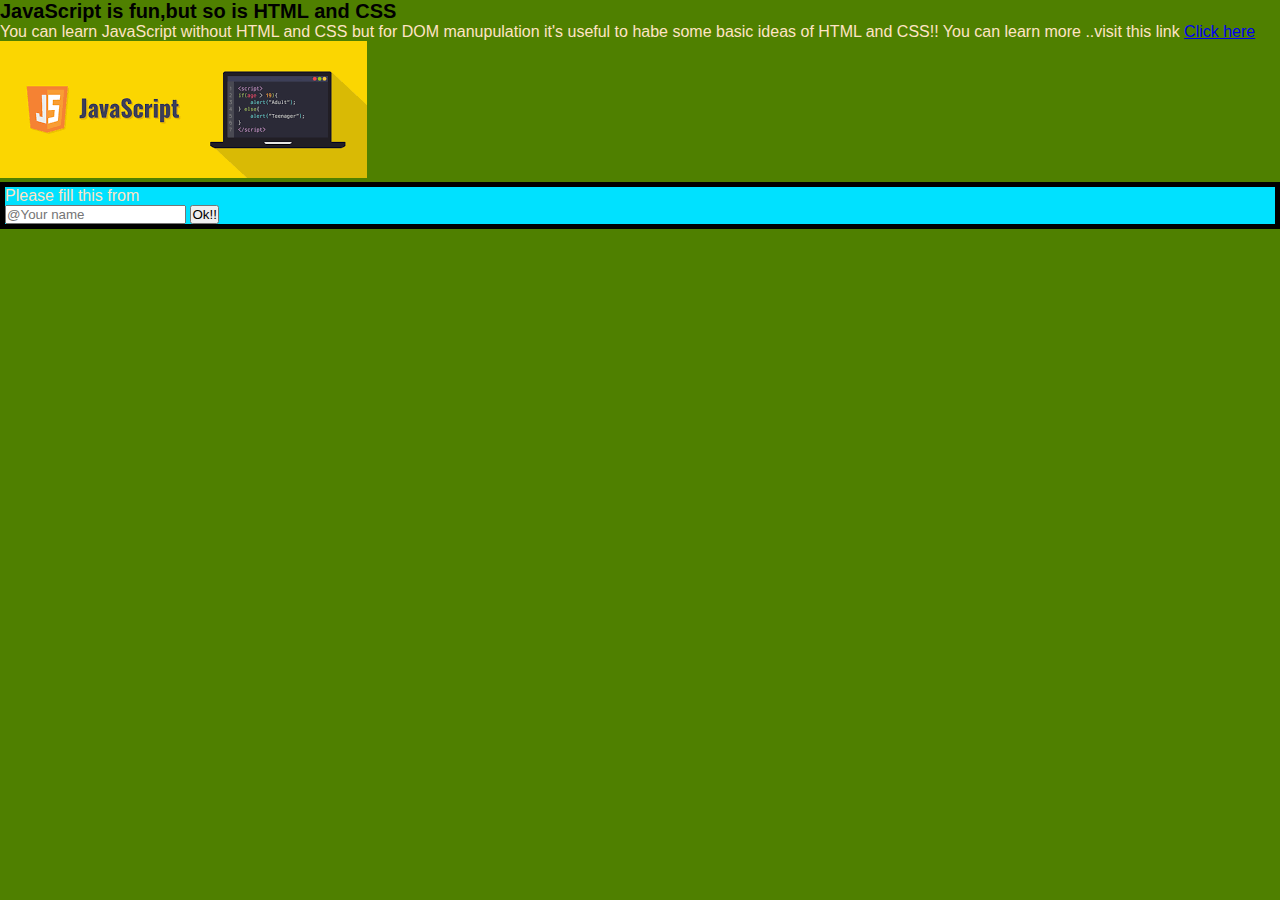
<file: Section-6 HTML,CSS Crash Course/index.html>
<!DOCTYPE html>
<html>
   <head>
    <link href="style.css" rel="stylesheet"/>
    <title>easy.app</title>
   </head>
  <body>
    <h1>JavaScript is fun,but so is HTML and CSS</h1>
    <p>
      You can learn JavaScript without HTML and CSS but for DOM manupulation
      it's useful to habe some basic ideas of HTML and CSS!! You can learn more
      ..visit this link
      <a
        href="https://www.udemy.com/course/the-complete-javascript-course/learn/lecture/22648389#overview"
        >Click here</a
      >
      <img
        src="[data-uri]"
      />
          <form id="your-name"> 
            <p>Please fill this from</p>
            <input type="text" placeholder="@Your name"/>
            <button>Ok!!</button>
          </form>         
    </p>
    <script src="script.js"></script>
  </body>
</html>
</file>
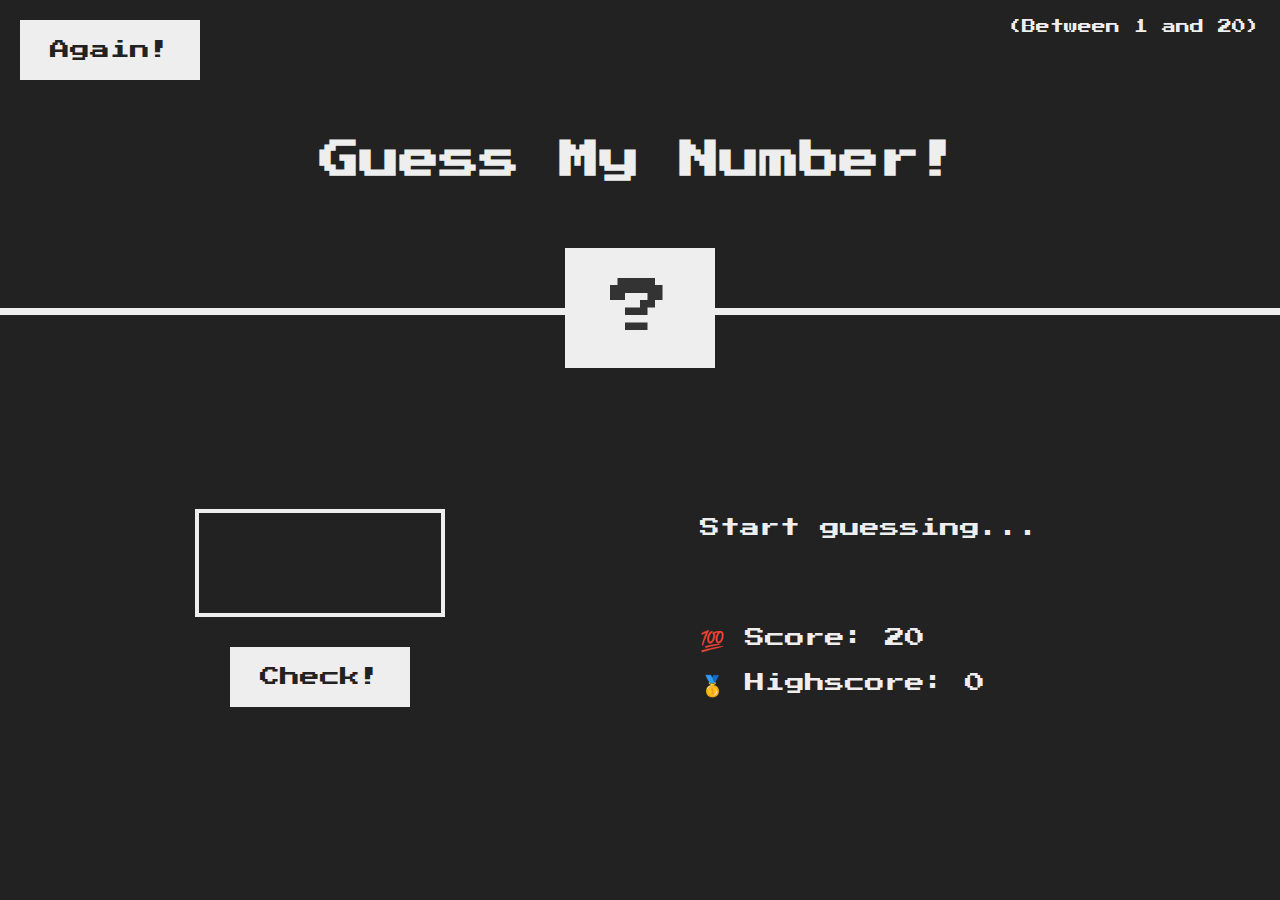
<file: Section-7 DOM and Event Fundamentals/index.html>
<!DOCTYPE html>
<html lang="en">
  <head>
    <meta charset="UTF-8" />
    <meta name="viewport" content="width=device-width, initial-scale=1.0" />
    <meta http-equiv="X-UA-Compatible" content="ie=edge" />
    <link rel="stylesheet" href="style.css" />
    <title>Guess My Number!</title>
  </head>
  <body>
    <header>
      <h1>Guess My Number!</h1>
      <p class="between">(Between 1 and 20)</p>
      <button class="btn again">Again!</button>
      <div class="number">?</div>
    </header>
    <main>
      <section class="left">
        <input type="number" class="guess" />
        <button class="btn check">Check!</button>
      </section>
      <section class="right">
        <p class="message">Start guessing...</p>
        <p class="label-score">💯 Score: <span class="score">20</span></p>
        <p class="label-highscore">
          🥇 Highscore: <span class="highscore">0</span>
        </p>
      </section>
    </main>
    <script src="script.js"></script>
  </body>
</html>
</file>
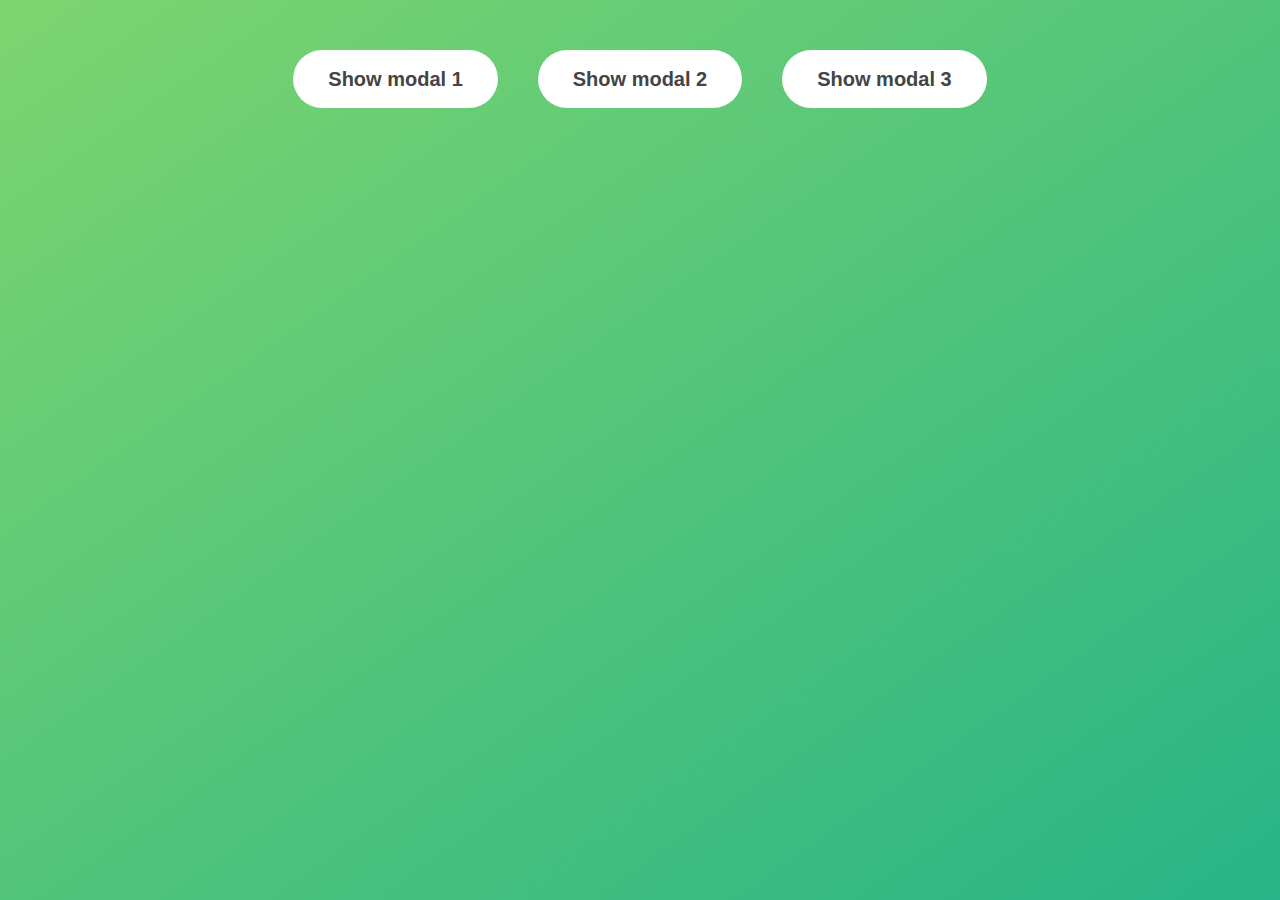
<file: Section-7 Modal Window/index.html>
<!DOCTYPE html>
<html lang="en">
  <head>
    <meta charset="UTF-8" />
    <meta name="viewport" content="width=device-width, initial-scale=1.0" />
    <meta http-equiv="X-UA-Compatible" content="ie=edge" />
    <link rel="stylesheet" href="style.css" />
    <title>Modal window</title>
  </head>
  <body>
    <button class="show-modal">Show modal 1</button>
    <button class="show-modal">Show modal 2</button>
    <button class="show-modal">Show modal 3</button>

    <div class="modal hidden">
      <h1>I'm a modal window 😍</h1>
      <p>
        Lorem ipsum dolor sit amet, consectetur adipisicing elit, sed do eiusmod
        tempor incididunt ut labore et dolore magna aliqua. Ut enim ad minim
        veniam, quis nostrud exercitation ullamco laboris nisi ut aliquip ex ea
        commodo consequat. Duis aute irure dolor in reprehenderit in voluptate
        velit esse cillum dolore eu fugiat nulla pariatur. Excepteur sint
        occaecat cupidatat non proident, sunt in culpa qui officia deserunt
        mollit anim id est laborum.
      </p>
      <button class="close-modal">&times;</button>
    </div>
    <div class="overlay hidden"></div>

    <script src="script.js"></script>
  </body>
</html>
</file>
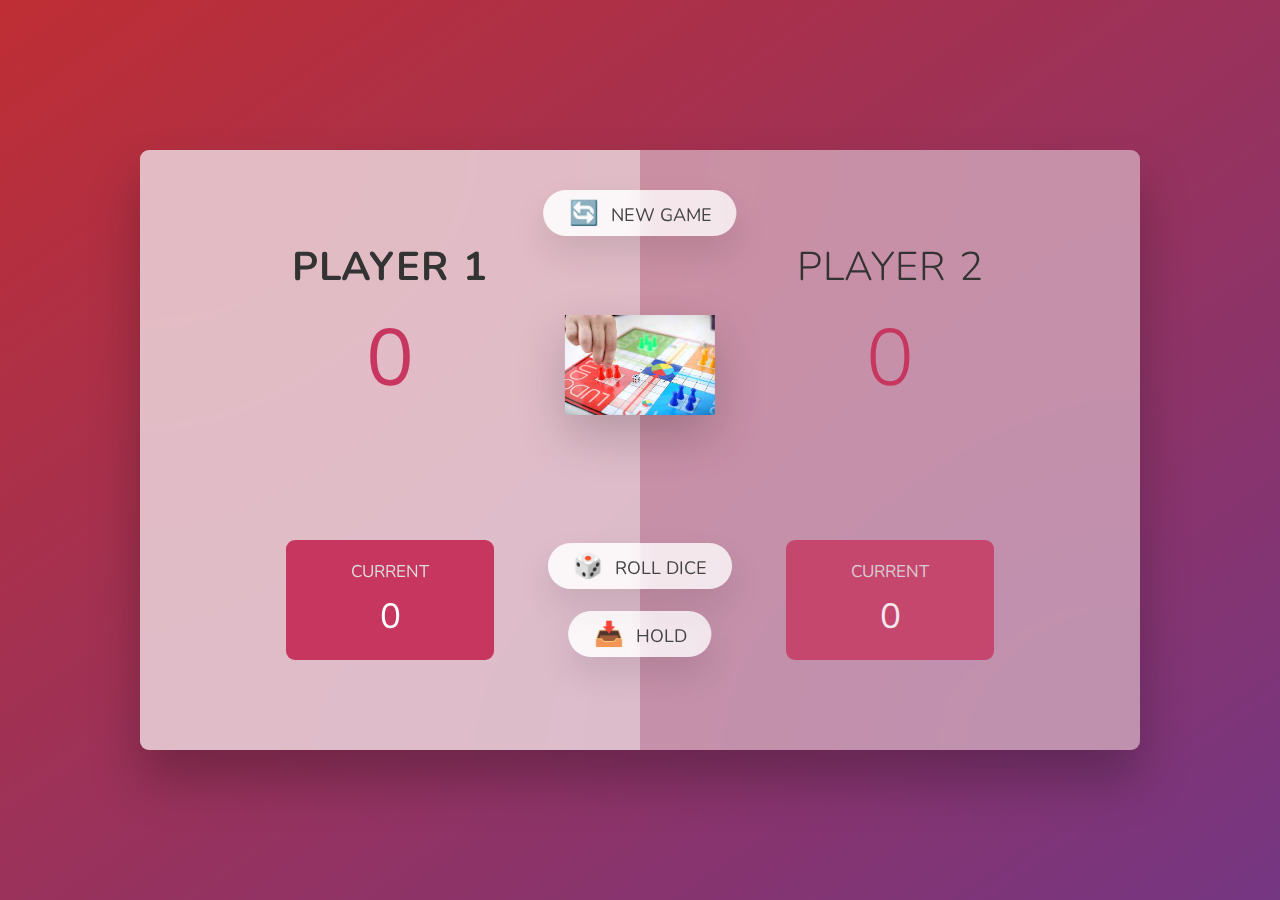
<file: Section-7 PigGame/index.html>
<!DOCTYPE html>
<html lang="en">
  <head>
    <meta charset="UTF-8" />
    <meta name="viewport" content="width=device-width, initial-scale=1.0" />
    <meta http-equiv="X-UA-Compatible" content="ie=edge" />
    <link rel="stylesheet" href="style.css" />
    <title>Pig Game</title>
  </head>
  <body>
    <main>
      <section class="player player--0 player--active">
        <h2 class="name" id="name--0">Player 1</h2>
        <p class="score" id="score--0">0</p>
        <div class="current">
          <p class="current-label">Current</p>
          <p class="current-score" id="current--0">0</p>
        </div>
      </section>
      <section class="player player--1">
        <h2 class="name" id="name--1">Player 2</h2>
        <p class="score" id="score--1">0</p>
        <div class="current">
          <p class="current-label">Current</p>
          <p class="current-score" id="current--1">0</p>
        </div>
      </section>
      <img src="play.png" alt="Playing dice" class="dice hidden" />
      <img src="dice-5.png" alt="Playing dice" class="dice hidden" />
      <button class="btn btn--new">🔄 New game</button>
      <button class="btn btn--roll">🎲 Roll dice</button>
      <button class="btn btn--hold">📥 Hold</button>

      <img src="winner.png" alt="winning" class="winner hidden" />

    </main>
    <script src="script.js"></script>
  </body>
</html>
</file>
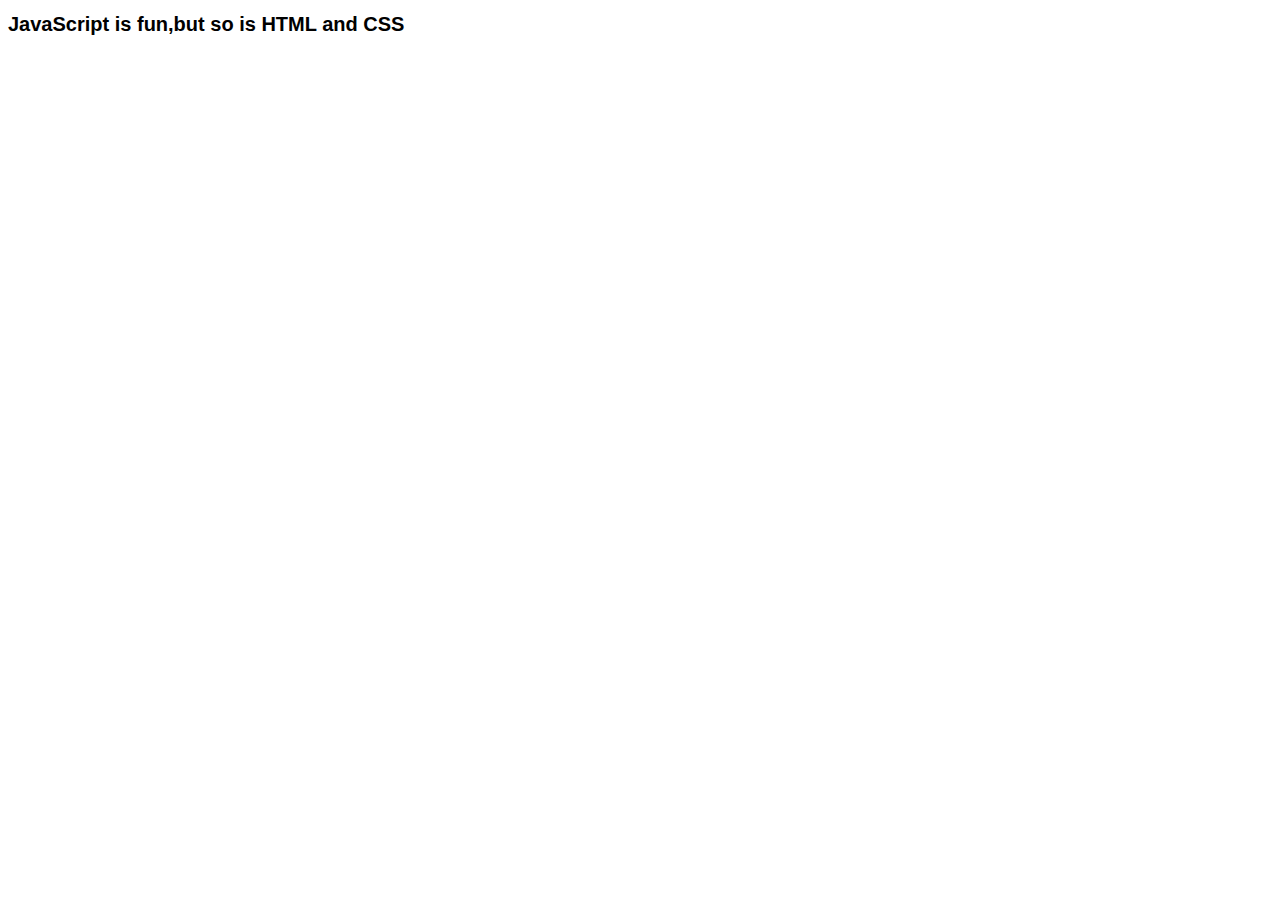
<file: Section-8 How JS work behind the scene/index.html>
<!DOCTYPE html>
<html>
   <head>
    <link href="style.css" rel="stylesheet"/>
    <title>easy.app</title>
   </head>
  <body>
    <h1>JavaScript is fun,but so is HTML and CSS</h1>
    <script src="script.js"></script>
  </body>
</html>
</file>
<file: Section-6 HTML,CSS Crash Course/style.css>
* {
  margin: 0;
  padding: 0;
  box-sizing: border-box;
}
body {
  background-color: rgb(79, 128, 0);
  font-family: Arial;
}
h1 {
  font-size: 20px;
}

p {
  color: bisque;
}
#your-name {
  background-color: rgb(0, 225, 255);
  border: 5px solid black;
}
</file>
<file: Section-7 DOM and Event Fundamentals/style.css>
@import url('https://fonts.googleapis.com/css?family=Press+Start+2P&display=swap');

* {
  margin: 0;
  padding: 0;
  box-sizing: inherit;
}

html {
  font-size: 62.5%;
  box-sizing: border-box;
}

body {
  font-family: 'Press Start 2P', sans-serif;
  color: #eee;
  background-color: #222;
  /* background-color: #60b347; */
}

/* LAYOUT */
header {
  position: relative;
  height: 35vh;
  border-bottom: 7px solid #eee;
}

main {
  height: 65vh;
  color: #eee;
  display: flex;
  align-items: center;
  justify-content: space-around;
}

.left {
  width: 52rem;
  display: flex;
  flex-direction: column;
  align-items: center;
}

.right {
  width: 52rem;
  font-size: 2rem;
}

/* ELEMENTS STYLE */
h1 {
  font-size: 4rem;
  text-align: center;
  position: absolute;
  width: 100%;
  top: 52%;
  left: 50%;
  transform: translate(-50%, -50%);
}

.number {
  background: #eee;
  color: #333;
  font-size: 6rem;
  width: 15rem;
  padding: 3rem 0rem;
  text-align: center;
  position: absolute;
  bottom: 0;
  left: 50%;
  transform: translate(-50%, 50%);
}

.between {
  font-size: 1.4rem;
  position: absolute;
  top: 2rem;
  right: 2rem;
}

.again {
  position: absolute;
  top: 2rem;
  left: 2rem;
}

.guess {
  background: none;
  border: 4px solid #eee;
  font-family: inherit;
  color: inherit;
  font-size: 5rem;
  padding: 2.5rem;
  width: 25rem;
  text-align: center;
  display: block;
  margin-bottom: 3rem;
}

.btn {
  border: none;
  background-color: #eee;
  color: #222;
  font-size: 2rem;
  font-family: inherit;
  padding: 2rem 3rem;
  cursor: pointer;
}

.btn:hover {
  background-color: #ccc;
}

.message {
  margin-bottom: 8rem;
  height: 3rem;
}

.label-score {
  margin-bottom: 2rem;
}
</file>
<file: Section-7 Modal Window/style.css>
* {
  margin: 0;
  padding: 0;
  box-sizing: inherit;
}

html {
  font-size: 62.5%;
  box-sizing: border-box;
}

body {
  font-family: sans-serif;
  color: #333;
  line-height: 1.5;
  height: 100vh;
  position: relative;
  display: flex;
  align-items: flex-start;
  justify-content: center;
  background: linear-gradient(to top left, #28b487, #7dd56f);
}

.show-modal {
  font-size: 2rem;
  font-weight: 600;
  padding: 1.75rem 3.5rem;
  margin: 5rem 2rem;
  border: none;
  background-color: #fff;
  color: #444;
  border-radius: 10rem;
  cursor: pointer;
}

.close-modal {
  position: absolute;
  top: 1.2rem;
  right: 2rem;
  font-size: 5rem;
  color: #333;
  cursor: pointer;
  border: none;
  background: none;
}

h1 {
  font-size: 2.5rem;
  margin-bottom: 2rem;
}

p {
  font-size: 1.8rem;
}

/* -------------------------- */
/* CLASSES TO MAKE MODAL WORK */
.hidden {
  display: none;
}

.modal {
  position: absolute;
  top: 50%;
  left: 50%;
  transform: translate(-50%, -50%);
  width: 70%;

  background-color: white;
  padding: 6rem;
  border-radius: 5px;
  box-shadow: 0 3rem 5rem rgba(0, 0, 0, 0.3);
  z-index: 10;
}

.overlay {
  position: absolute;
  top: 0;
  left: 0;
  width: 100%;
  height: 100%;
  background-color: rgba(0, 0, 0, 0.6);
  backdrop-filter: blur(3px);
  z-index: 5;
}
</file>
<file: Section-7 PigGame/style.css>
@import url('https://fonts.googleapis.com/css2?family=Nunito&display=swap');

* {
  margin: 0;
  padding: 0;
  box-sizing: inherit;
}

html {
  font-size: 62.5%;
  box-sizing: border-box;
}

body {
  font-family: 'Nunito', sans-serif;
  font-weight: 400;
  height: 100vh;
  color: #333;
  background-image: linear-gradient(to top left, #753682 0%, #bf2e34 100%);
  display: flex;
  align-items: center;
  justify-content: center;
}

/* LAYOUT */
main {
  position: relative;
  width: 100rem;
  height: 60rem;
  background-color: rgba(255, 255, 255, 0.459);
  backdrop-filter: blur(200px);
  filter: blur();
  box-shadow: 0 3rem 5rem rgba(0, 0, 0, 0.25);
  border-radius: 9px;
  overflow: hidden;
  display: flex;
}

.player {
  flex: 50%;
  padding: 9rem;
  display: flex;
  flex-direction: column;
  align-items: center;
  transition: all 0.75s;
}

/* ELEMENTS */
.name {
  position: relative;
  font-size: 4rem;
  text-transform: uppercase;
  letter-spacing: 1px;
  word-spacing: 2px;
  font-weight: 300;
  margin-bottom: 1rem;
}

.score {
  font-size: 8rem;
  font-weight: 300;
  color: #c7365f;
  margin-bottom: auto;
}

.player--active {
  background-color: rgba(255, 255, 255, 0.4);
}
.player--active .name {
  font-weight: 700;
}
.player--active .score {
  font-weight: 400;
}

.player--active .current {
  opacity: 1;
}

.current {
  background-color: #c7365f;
  opacity: 0.8;
  border-radius: 9px;
  color: #fff;
  width: 65%;
  padding: 2rem;
  text-align: center;
  transition: all 0.75s;
}

.current-label {
  text-transform: uppercase;
  margin-bottom: 1rem;
  font-size: 1.7rem;
  color: #ddd;
}

.current-score {
  font-size: 3.5rem;
}

/* ABSOLUTE POSITIONED ELEMENTS */
.btn {
  position: absolute;
  left: 50%;
  transform: translateX(-50%);
  color: #444;
  background: none;
  border: none;
  font-family: inherit;
  font-size: 1.8rem;
  text-transform: uppercase;
  cursor: pointer;
  font-weight: 400;
  transition: all 0.2s;

  background-color: white;
  background-color: rgba(255, 255, 255, 0.6);
  backdrop-filter: blur(10px);

  padding: 0.7rem 2.5rem;
  border-radius: 50rem;
  box-shadow: 0 1.75rem 3.5rem rgba(0, 0, 0, 0.1);
}

.btn::first-letter {
  font-size: 2.4rem;
  display: inline-block;
  margin-right: 0.7rem;
}

.btn--new {
  top: 4rem;
}
.btn--roll {
  top: 39.3rem;
}
.btn--hold {
  top: 46.1rem;
}

.btn:active {
  transform: translate(-50%, 3px);
  box-shadow: 0 1rem 2rem rgba(0, 0, 0, 0.15);
}

.btn:focus {
  outline: none;
}

.dice {
  position: absolute;
  left: 50%;
  top: 16.5rem;
  transform: translateX(-50%);
  height: 10rem;
  box-shadow: 0 2rem 5rem rgba(0, 0, 0, 0.2);
}

.player--winner {
  background-color: #14a7cc;
}

.player--winner .name {
  font-weight: 700;
  color: #c7365f;
}

.hidden {
  display: none;
}

.winner {
  position: absolute;
  left: 50%;
  top: 16.5rem;
  transform: translateX(-50%);
  height: 10rem;
  box-shadow: 0 2rem 5rem rgba(0, 0, 0, 0.2);
}
</file>
<file: Section-8 How JS work behind the scene/style.css>
body {
  font-family: Arial;
}
h1 {
  font-size: 20px;
}

p {
  color: bisque;
}
#your-name {
  background-color: rgb(0, 225, 255);
  border: 5px solid black;
}
</file>
